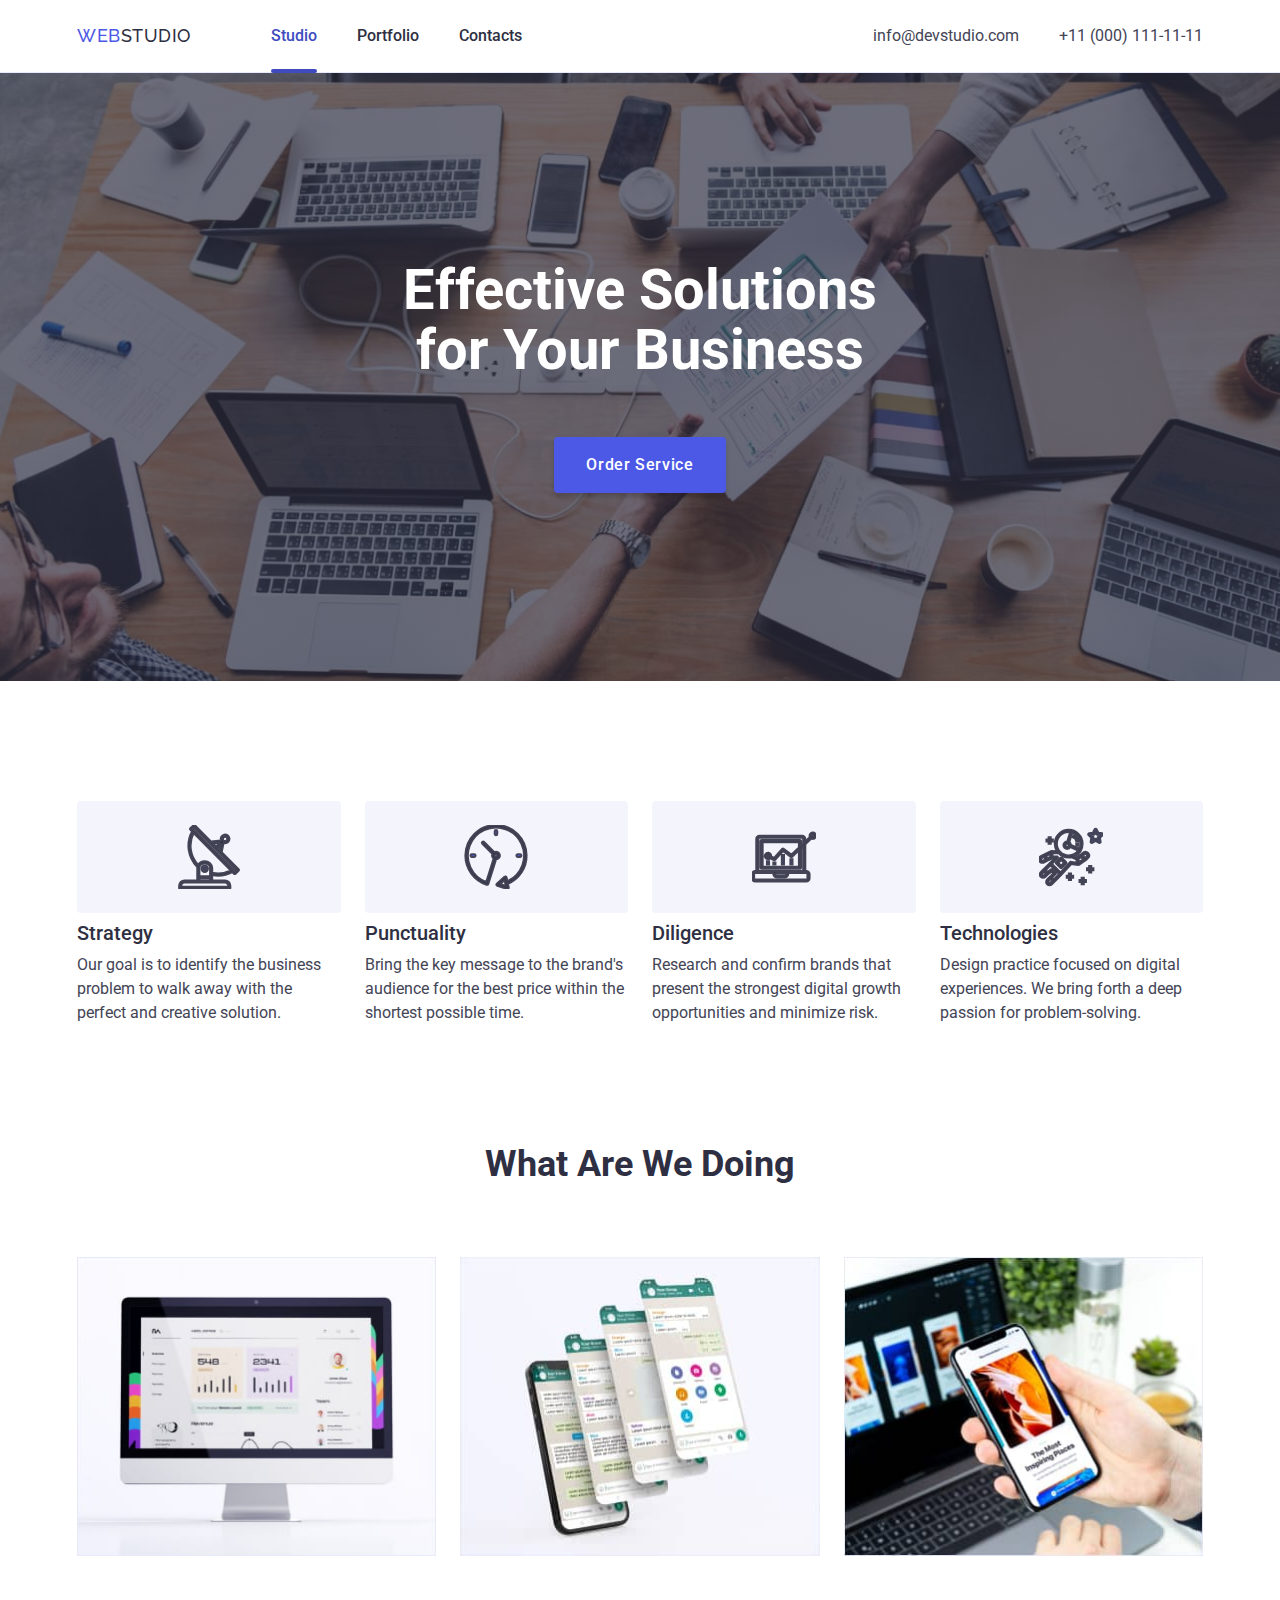
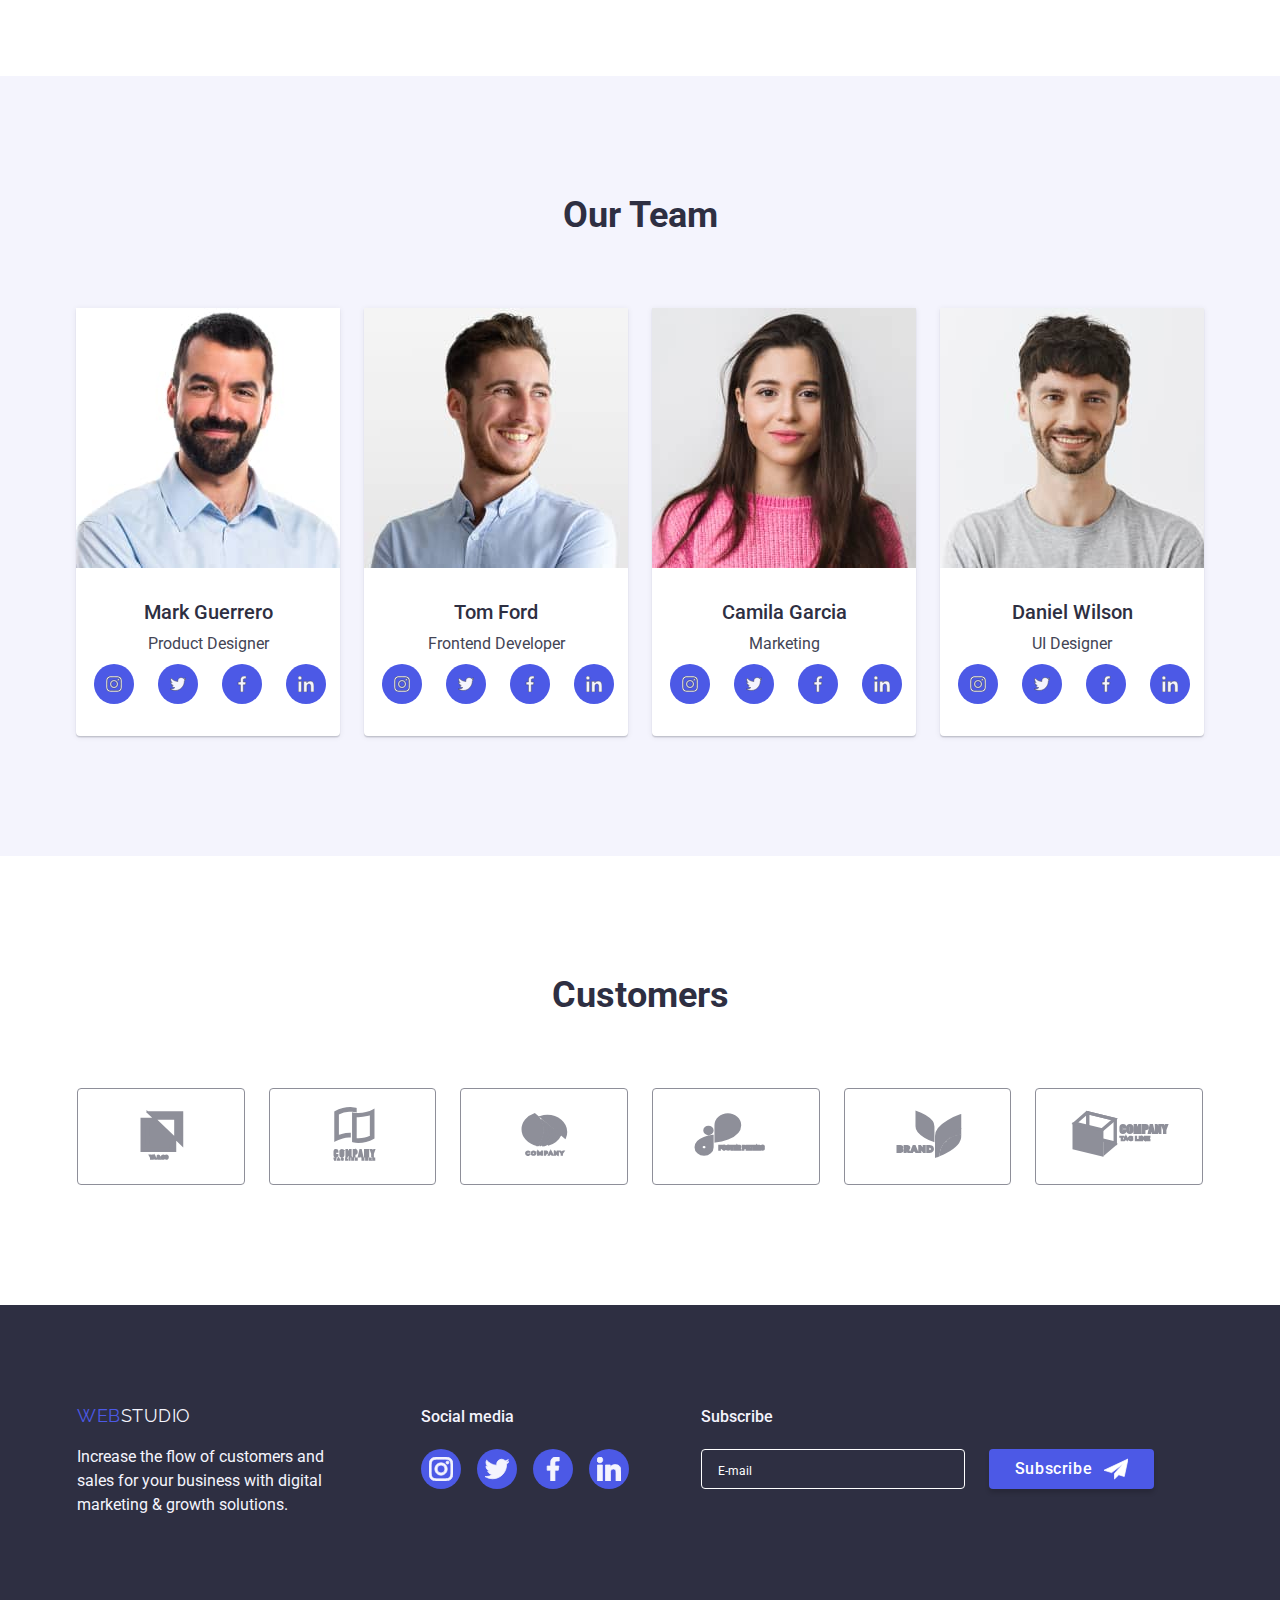
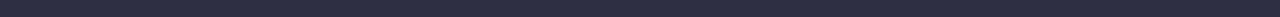
<file: index.html>
<!DOCTYPE html>
<html lang="en">
  <head>
    <meta charset="UTF-8" />
    <meta http-equiv="X-UA-Compatible" content="IE=edge" />
    <meta name="viewport" content="width=device-width, initial-scale=1.0" />
    <title>Web Studio</title>
    <link rel="preconnect" href="https://fonts.googleapis.com" />
    <link rel="preconnect" href="https://fonts.gstatic.com" crossorigin />
    <link
      href="https://fonts.googleapis.com/css2?family=Raleway:wght@800&family=Roboto:wght@400;500;700;900&display=swap"
      rel="stylesheet"
    />
    <link
      href="https://cdnjs.cloudflare.com/ajax/libs/modern-normalize/2.0.0/modern-normalize.min.css"
      rel="stylesheet"
    />
    <link href="./css/styles.css" rel="stylesheet" />
  </head>

  <body>
    <header class="header">
      <div class="container flex">
        <nav class="header-nav flex">
          <a class="logo header-logo" href="./index.html">
            <span>WEB</span>STUDIO
          </a>
          <button
            class="mobile-menu-open open-menu"
            aria-expanded="false"
            aria-controls="mobile-menu"
            aria-label="Open menu button"
          >
            <svg class="menu-toggle-icon" width="32" height="22">
              <use href="./images/icons.svg#icon-menu"></use>
            </svg>
          </button>
          <ul class="header-nav-menu flex">
            <li>
              <a href="./index.html" class="header-nav-link current">Studio</a>
            </li>
            <li>
              <a href="./portfolio.html" class="header-nav-link">Portfolio</a>
            </li>
            <li><a href="./index.html" class="header-nav-link">Contacts</a></li>
          </ul>
        </nav>
        <address class="header-contacts">
          <ul class="header-contacts-menu">
            <li>
              <a href="mailto:info@devstudio.com">info@devstudio.com</a>
            </li>
            <li>
              <a href="tel:+110001111111">+11 (000) 111-11-11</a>
            </li>
          </ul>
        </address>
      </div>
    </header>

    <main class="webstudio-page">
      <section class="section section-hero">
        <div class="container">
          <h1>Effective Solutions for Your Business</h1>
          <button
            type="button"
            class="btn btn-accent btn-large"
            data-modal-open
          >
            Order Service
          </button>
        </div>
      </section>

      <section class="section section-advantages">
        <div class="container">
          <h2 class="visually-hidden">Advantages</h2>
          <ul class="advantages-list">
            <li class="advantages-card">
              <div class="advantages-card-img">
                <svg width="64" height="64">
                  <use href="./images/icons.svg#icon-antenna" />
                </svg>
              </div>
              <h3>Strategy</h3>
              <p>
                Our goal is to identify the business problem to walk away with
                the perfect and creative solution.
              </p>
            </li>
            <li class="advantages-card">
              <div class="advantages-card-img">
                <svg width="64" height="64">
                  <use href="./images/icons.svg#icon-clock" />
                </svg>
              </div>
              <h3>Punctuality</h3>
              <p>
                Bring the key message to the brand's audience for the best price
                within the shortest possible time.
              </p>
            </li>
            <li class="advantages-card">
              <div class="advantages-card-img">
                <svg width="64" height="64">
                  <use href="./images/icons.svg#icon-diagram" />
                </svg>
              </div>
              <h3>Diligence</h3>
              <p>
                Research and confirm brands that present the strongest digital
                growth opportunities and minimize risk.
              </p>
            </li>
            <li class="advantages-card">
              <div class="advantages-card-img">
                <svg width="64" height="64">
                  <use href="./images/icons.svg#icon-astronaut" />
                </svg>
              </div>
              <h3>Technologies</h3>
              <p>
                Design practice focused on digital experiences. We bring forth a
                deep passion for problem-solving.
              </p>
            </li>
          </ul>
        </div>
      </section>

      <section class="section section-works">
        <div class="container">
          <h2 class="section-header">What Are We Doing</h2>
          <ul class="work-list flex">
            <li class="work-card">
              <img
                srcset="
                  ./images/works/website.jpeg    1x,
                  ./images/works/website@2x.jpeg 2x
                "
                src="./images/works/website.jpeg"
                alt="Web-sites"
              />
            </li>
            <li class="work-card">
              <img
                srcset="
                  ./images/works/mobile-app.jpeg    1x,
                  ./images/works/mobile-app@2x.jpeg 2x
                "
                src="./images/works/mobile-app.jpeg"
                alt="Mobile apps"
              />
            </li>
            <li class="work-card">
              <img
                srcset="
                  ./images/works/sync.jpeg    1x,
                  ./images/works/sync@2x.jpeg 2x
                "
                src="./images/works/sync.jpeg"
                alt="Synchronization"
              />
            </li>
          </ul>
        </div>
      </section>

      <section class="section section-team">
        <div class="container">
          <h2 class="section-header">Our Team</h2>
          <ul class="team-list">
            <li class="team-card">
              <img
                srcset="
                  ./images/team/mark-guerrero.jpeg    1x,
                  ./images/team/mark-guerrero@2x.jpeg 2x
                "
                src="./images/team/mark-guerrero.jpeg"
                alt="Mark Guerrero, Product Designer"
              />
              <div class="team-card-content">
                <h3>Mark Guerrero</h3>
                <p>Product Designer</p>
                <ul class="team-card-socials flex">
                  <li class="team-card-social">
                    <a href="./" class="social-link">
                      <svg width="16" height="16">
                        <use href="./images/icons.svg#icon-instagram" />
                      </svg>
                    </a>
                  </li>
                  <li class="team-card-social">
                    <a href="./" class="social-link">
                      <svg width="16" height="16">
                        <use href="./images/icons.svg#icon-twitter" />
                      </svg>
                    </a>
                  </li>
                  <li class="team-card-social">
                    <a href="./" class="social-link">
                      <svg width="16" height="16">
                        <use href="./images/icons.svg#icon-facebook" />
                      </svg>
                    </a>
                  </li>
                  <li class="team-card-social">
                    <a href="./" class="social-link">
                      <svg width="16" height="16">
                        <use href="./images/icons.svg#icon-linkedin" />
                      </svg>
                    </a>
                  </li>
                </ul>
              </div>
            </li>
            <li class="team-card">
              <img
                srcset="
                  ./images/team/tom-ford.jpeg    1x,
                  ./images/team/tom-ford@2x.jpeg 2x
                "
                src="./images/team/tom-ford.jpeg"
                alt="Tom Ford, Frontend Developer"
              />
              <div class="team-card-content">
                <h3>Tom Ford</h3>
                <p>Frontend Developer</p>
                <ul class="team-card-socials flex">
                  <li class="team-card-social">
                    <a href="./" class="social-link">
                      <svg width="16" height="16">
                        <use href="./images/icons.svg#icon-instagram" />
                      </svg>
                    </a>
                  </li>
                  <li class="team-card-social">
                    <a href="./" class="social-link">
                      <svg width="16" height="16">
                        <use href="./images/icons.svg#icon-twitter" />
                      </svg>
                    </a>
                  </li>
                  <li class="team-card-social">
                    <a href="./" class="social-link">
                      <svg width="16" height="16">
                        <use href="./images/icons.svg#icon-facebook" />
                      </svg>
                    </a>
                  </li>
                  <li class="team-card-social">
                    <a href="./" class="social-link">
                      <svg width="16" height="16">
                        <use href="./images/icons.svg#icon-linkedin" />
                      </svg>
                    </a>
                  </li>
                </ul>
              </div>
            </li>
            <li class="team-card">
              <img
                srcset="
                  ./images/team/camila-garcia.jpeg    1x,
                  ./images/team/camila-garcia@2x.jpeg 2x
                "
                src="./images/team/camila-garcia.jpeg"
                alt="Camila Garcia, Marketing"
              />
              <div class="team-card-content">
                <h3>Camila Garcia</h3>
                <p>Marketing</p>
                <ul class="team-card-socials flex">
                  <li class="team-card-social">
                    <a href="./" class="social-link">
                      <svg width="16" height="16">
                        <use href="./images/icons.svg#icon-instagram" />
                      </svg>
                    </a>
                  </li>
                  <li class="team-card-social">
                    <a href="./" class="social-link">
                      <svg width="16" height="16">
                        <use href="./images/icons.svg#icon-twitter" />
                      </svg>
                    </a>
                  </li>
                  <li class="team-card-social">
                    <a href="./" class="social-link">
                      <svg width="16" height="16">
                        <use href="./images/icons.svg#icon-facebook" />
                      </svg>
                    </a>
                  </li>
                  <li class="team-card-social">
                    <a href="./" class="social-link">
                      <svg width="16" height="16">
                        <use href="./images/icons.svg#icon-linkedin" />
                      </svg>
                    </a>
                  </li>
                </ul>
              </div>
            </li>
            <li class="team-card">
              <img
                srcset="
                  ./images/team/daniel-wilson.jpeg    1x,
                  ./images/team/daniel-wilson@2x.jpeg 2x
                "
                src="./images/team/daniel-wilson.jpeg"
                alt="Daniel Wilson, UI Designer"
              />
              <div class="team-card-content">
                <h3>Daniel Wilson</h3>
                <p>UI Designer</p>
                <ul class="team-card-socials flex">
                  <li class="team-card-social">
                    <a href="./" class="social-link">
                      <svg width="16" height="16">
                        <use href="./images/icons.svg#icon-instagram" />
                      </svg>
                    </a>
                  </li>
                  <li class="team-card-social">
                    <a href="./" class="social-link">
                      <svg width="16" height="16">
                        <use href="./images/icons.svg#icon-twitter" />
                      </svg>
                    </a>
                  </li>
                  <li class="team-card-social">
                    <a href="./" class="social-link">
                      <svg width="16" height="16">
                        <use href="./images/icons.svg#icon-facebook" />
                      </svg>
                    </a>
                  </li>
                  <li class="team-card-social">
                    <a href="./" class="social-link">
                      <svg width="16" height="16">
                        <use href="./images/icons.svg#icon-linkedin" />
                      </svg>
                    </a>
                  </li>
                </ul>
              </div>
            </li>
          </ul>
        </div>
      </section>

      <section class="section section-customers">
        <div class="container">
          <h2 class="section-header">Customers</h2>

          <ul class="customer-list">
            <li class="customer-card">
              <a href="./" class="customer-link">
                <svg width="104" height="56">
                  <use href="./images/icons.svg#icon-cl-logo-1" />
                </svg>
              </a>
            </li>
            <li class="customer-card">
              <a href="./" class="customer-link">
                <svg width="104" height="56">
                  <use href="./images/icons.svg#icon-cl-logo-2" />
                </svg>
              </a>
            </li>
            <li class="customer-card">
              <a href="./" class="customer-link">
                <svg width="104" height="56">
                  <use href="./images/icons.svg#icon-cl-logo-3" />
                </svg>
              </a>
            </li>
            <li class="customer-card">
              <a href="./" class="customer-link">
                <svg width="104" height="56">
                  <use href="./images/icons.svg#icon-cl-logo-4" />
                </svg>
              </a>
            </li>
            <li class="customer-card">
              <a href="./" class="customer-link">
                <svg width="104" height="56">
                  <use href="./images/icons.svg#icon-cl-logo-5" />
                </svg>
              </a>
            </li>
            <li class="customer-card">
              <a href="./" class="customer-link">
                <svg width="104" height="56">
                  <use href="./images/icons.svg#icon-cl-logo-6" />
                </svg>
              </a>
            </li>
          </ul>
        </div>
      </section>
    </main>

    <footer class="footer">
      <div class="container">
        <div class="footer-main-info">
          <a class="logo footer-logo" href="./index.html"
            ><span>WEB</span>STUDIO
          </a>
          <p class="footer-description">
            Increase the flow of customers and sales for your business with
            digital marketing & growth solutions.
          </p>
        </div>

        <div class="footer-contacts">
          <p class="footer-label">Social media</p>
          <ul class="footer-sotials flex">
            <li class="footer-sotial">
              <a href="./" class="social-link">
                <svg width="24" height="24">
                  <use href="./images/icons.svg#icon-instagram" />
                </svg>
              </a>
            </li>
            <li class="footer-sotial">
              <a href="./" class="social-link">
                <svg width="24" height="24">
                  <use href="./images/icons.svg#icon-twitter" />
                </svg>
              </a>
            </li>
            <li class="footer-sotial">
              <a href="./" class="social-link">
                <svg width="24" height="24">
                  <use href="./images/icons.svg#icon-facebook" />
                </svg>
              </a>
            </li>
            <li class="footer-sotial">
              <a href="./" class="social-link">
                <svg width="24" height="24">
                  <use href="./images/icons.svg#icon-linkedin" />
                </svg>
              </a>
            </li>
          </ul>
        </div>

        <div class="footer-subscribe">
          <p class="footer-label">Subscribe</p>
          <form class="form footer-form">
            <input type="email" class="form-input" placeholder="E-mail" />
            <button type="submit" class="form-submit btn btn-accent btn-small">
              Subscribe
              <svg width="24" height="24">
                <use href="./images/icons.svg#icon-send" />
              </svg>
            </button>
          </form>
        </div>
      </div>
    </footer>

    <!-- Modals -->
    <div class="backdrop is-hidden" data-modal>
      <div class="modal">
        <button
          class="modal-close-btn close-btn"
          type="button"
          data-modal-close
        >
          <svg width="8" height="8">
            <use href="./images/icons.svg#icon-close"></use>
          </svg>
        </button>

        <div class="modal-body">
          <p class="form-title">
            Leave your contacts and we will call you back
          </p>
          <form
            class="form modal-form register-form"
            name="register"
            autocomplete="off"
          >
            <div class="form-field">
              <label for="name" class="form-label">Name</label>
              <div class="form-input-wrapper">
                <input
                  class="form-input"
                  type="text"
                  id="name"
                  name="name"
                  autofocus
                />
                <svg class="form-input-icon" width="18" height="24">
                  <use href="./images/icons.svg#icon-person"></use>
                </svg>
              </div>
            </div>
            <div class="form-field">
              <label for="phone" class="form-label">Phone</label>
              <div class="form-input-wrapper">
                <input class="form-input" type="tel" id="phone" name="phone" />
                <svg class="form-input-icon" width="18" height="24">
                  <use href="./images/icons.svg#icon-phone"></use>
                </svg>
              </div>
            </div>
            <div class="form-field">
              <label for="email" class="form-label">Email</label>
              <div class="form-input-wrapper">
                <input
                  class="form-input"
                  type="email"
                  id="email"
                  name="email"
                />
                <svg class="form-input-icon" width="18" height="24">
                  <use href="./images/icons.svg#icon-email"></use>
                </svg>
              </div>
            </div>
            <div class="form-field">
              <label for="comment" class="form-label">Comment</label>
              <textarea
                class="form-textarea"
                id="comment"
                name="comment"
                placeholder="Text input"
                rows="4"
              ></textarea>
            </div>
            <div class="form-field form-checkbox-wrapper">
              <input
                class="visually-hidden"
                type="checkbox"
                id="privacy"
                name="privacy"
              />
              <label for="privacy" class="form-label">
                <span class="form-checkbox">
                  <svg class="form-checkbox-icon" width="10" height="8">
                    <use href="./images/icons.svg#icon-check"></use>
                  </svg>
                </span>
                I accept the terms and conditions of the
                <a
                  class="form-agreement-link"
                  href="#"
                  target="_blank"
                  rel="noopener noreferrer"
                >
                  Privacy Policy
                </a>
              </label>
            </div>
            <button type="submit" class="form-submit btn btn-accent btn-large">
              Send
            </button>
          </form>
        </div>
      </div>
    </div>

    <!-- Mobile menu -->
    <div class="mobile-menu-container" id="mobile-menu">
      <button
        class="mobile-menu-close close-menu close-btn"
        aria-label="Close menu button"
      >
        <svg width="8" height="8">
          <use href="./images/icons.svg#icon-close"></use>
        </svg>
      </button>

      <ul class="mobile-menu">
        <li>
          <a href="./index.html" class="link active">Studio</a>
        </li>
        <li>
          <a href="./portfolio.html" class="link">Portfolio</a>
        </li>
        <li>
          <a href="./index.html" class="link">Contacts</a>
        </li>
      </ul>

      <ul class="mobile-contacts">
        <li>
          <a class="link accent" href="tel:+110001111111"
            >+11 (000) 111-11-11</a
          >
        </li>
        <li>
          <a class="link" href="mailto:info@devstudio.com"
            >info@devstudio.com</a
          >
        </li>
      </ul>

      <ul class="mobile-socials primary-socials flex">
        <li class="social-item">
          <a
            class="social-link"
            href="https://facebook.com"
            target="_blank"
            rel="noopener noreferrer"
            aria-label="Link to facebook.com"
          >
            <svg class="social-icon" width="24" height="24">
              <use href="./images/icons.svg#icon-facebook"></use>
            </svg>
          </a>
        </li>
        <li class="social-item">
          <a
            class="social-link"
            href="https://instagram.com"
            target="_blank"
            rel="noopener noreferrer"
            aria-label="Link to instagram.com"
          >
            <svg class="social-icon" width="24" height="24">
              <use href="./images/icons.svg#icon-instagram"></use>
            </svg>
          </a>
        </li>
        <li class="social-item">
          <a
            class="social-link"
            href="https://twitter.com"
            target="_blank"
            rel="noopener noreferrer"
            aria-label="Link to twitter.com"
          >
            <svg class="social-icon" width="24" height="24">
              <use href="./images/icons.svg#icon-twitter"></use>
            </svg>
          </a>
        </li>
        <li class="social-item">
          <a
            class="social-link"
            href="https://linkedin.com"
            target="_blank"
            rel="noopener noreferrer"
            aria-label="Link to linkedin.com"
          >
            <svg class="social-icon" width="24" height="24">
              <use href="./images/icons.svg#icon-linkedin"></use>
            </svg>
          </a>
        </li>
      </ul>
    </div>

    <script src="./js/modal.js"></script>
    <script src="./js/mobile-menu.js"></script>
  </body>
</html>
</file>
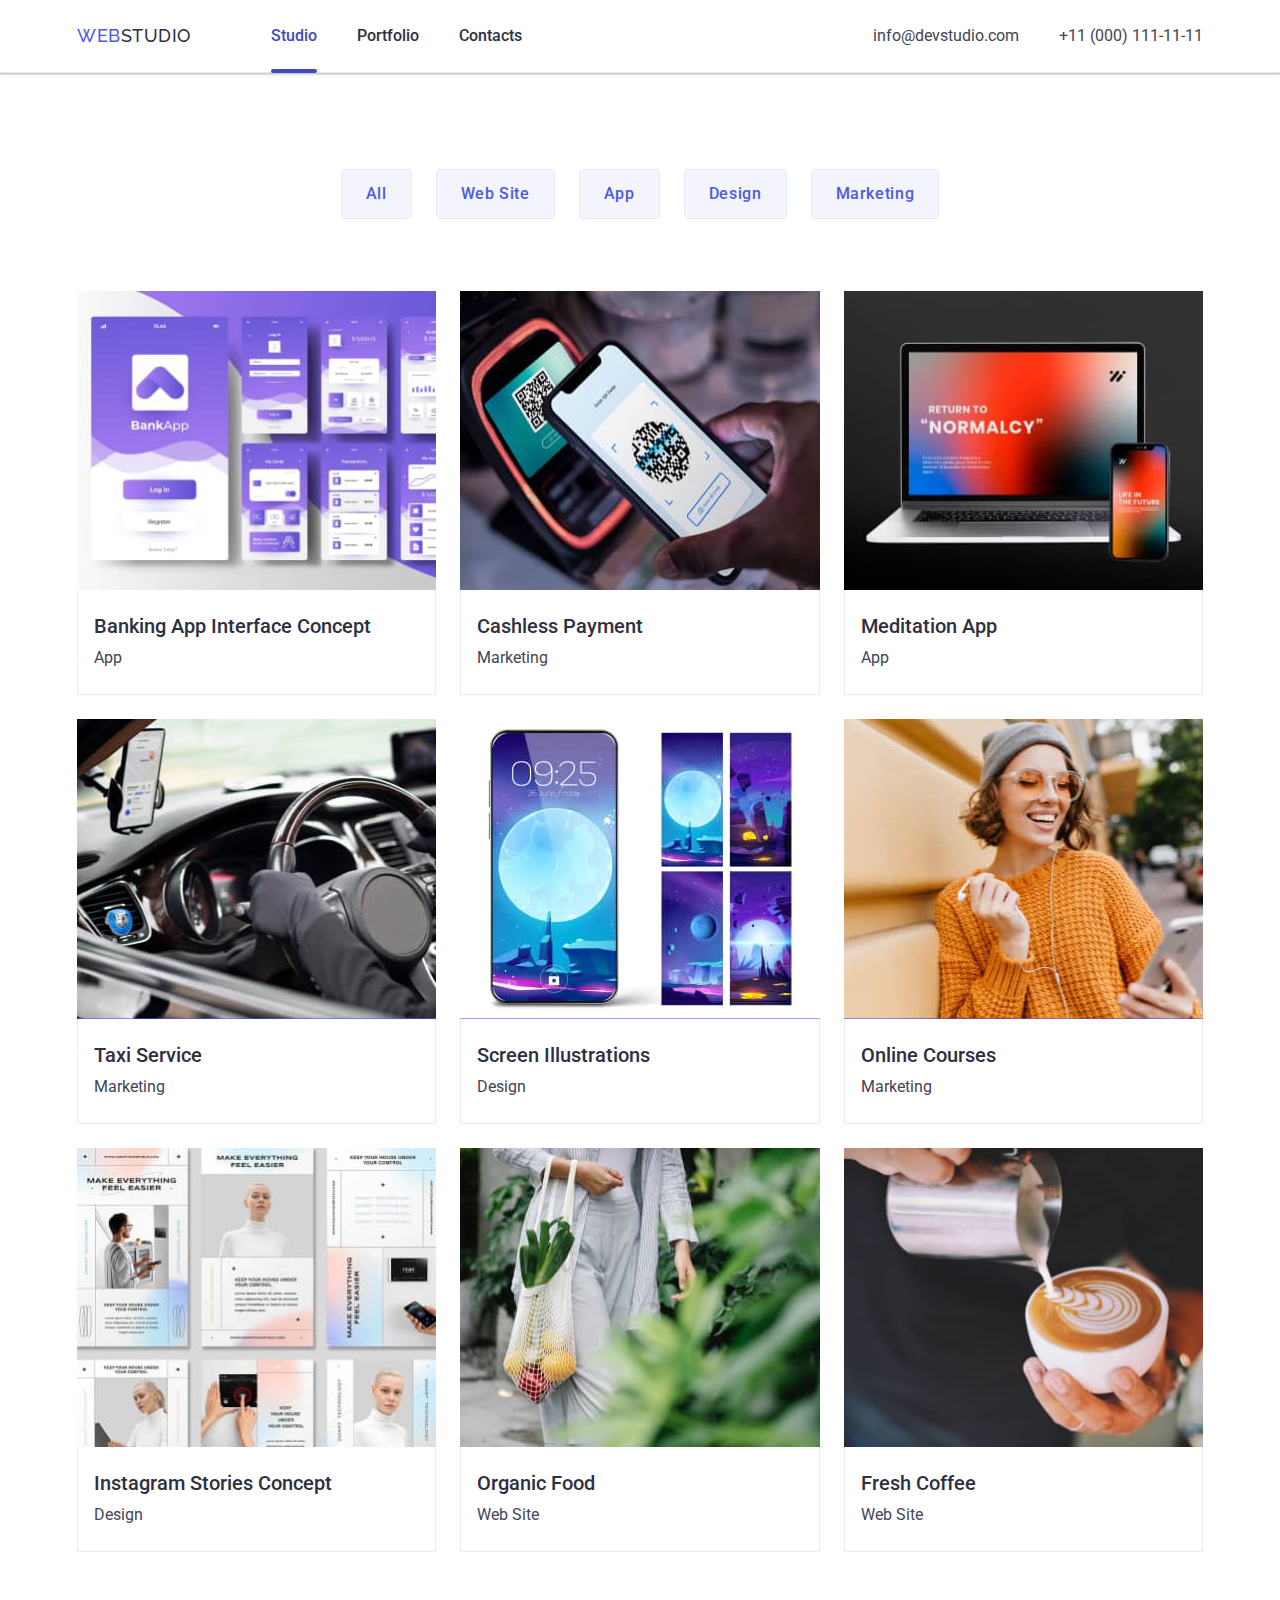
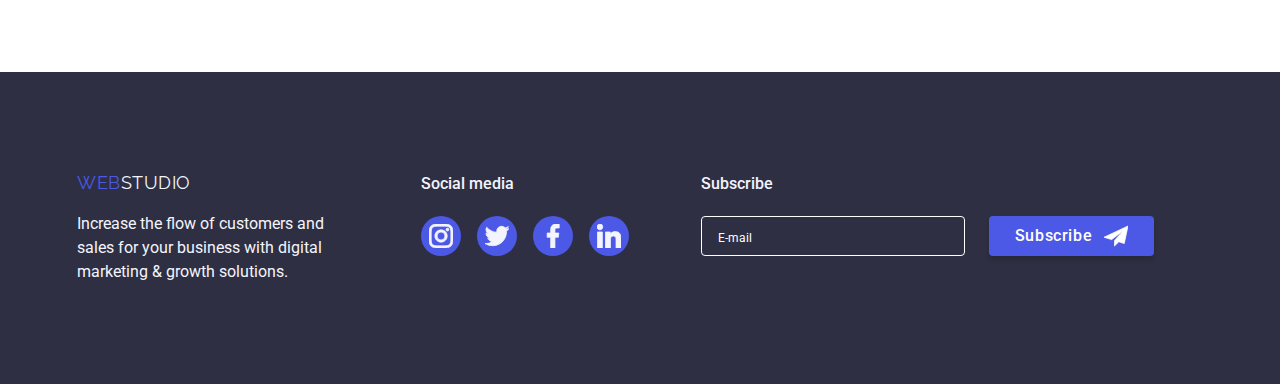
<file: portfolio.html>
<!DOCTYPE html>
<html lang="en">
  <head>
    <meta charset="UTF-8" />
    <meta http-equiv="X-UA-Compatible" content="IE=edge" />
    <meta name="viewport" content="width=device-width, initial-scale=1.0" />
    <title>Portfolio</title>
    <link rel="preconnect" href="https://fonts.googleapis.com" />
    <link rel="preconnect" href="https://fonts.gstatic.com" crossorigin />
    <link
      href="https://fonts.googleapis.com/css2?family=Raleway:wght@800&family=Roboto:wght@400;500;700;900&display=swap"
      rel="stylesheet"
    />
    <link
      href="https://cdnjs.cloudflare.com/ajax/libs/modern-normalize/2.0.0/modern-normalize.min.css"
      rel="stylesheet"
    />
    <link href="./css/styles.css" rel="stylesheet" />
  </head>

  <body>
    <header class="header">
      <div class="container flex">
        <nav class="header-nav flex">
          <a class="logo header-logo" href="./index.html">
            <span>WEB</span>STUDIO
          </a>
          <button
            class="mobile-menu-open open-menu"
            aria-expanded="false"
            aria-controls="mobile-menu"
            aria-label="Open menu button"
          >
            <svg class="menu-toggle-icon" width="32" height="22">
              <use href="./images/icons.svg#icon-menu"></use>
            </svg>
          </button>
          <ul class="header-nav-menu flex">
            <li>
              <a href="./index.html" class="header-nav-link current">Studio</a>
            </li>
            <li>
              <a href="./portfolio.html" class="header-nav-link">Portfolio</a>
            </li>
            <li><a href="./index.html" class="header-nav-link">Contacts</a></li>
          </ul>
        </nav>
        <address class="header-contacts">
          <ul class="header-contacts-menu">
            <li>
              <a href="mailto:info@devstudio.com">info@devstudio.com</a>
            </li>
            <li>
              <a href="tel:+110001111111">+11 (000) 111-11-11</a>
            </li>
          </ul>
        </address>
      </div>
    </header>

    <main class="portfolio-page">
      <section class="section section-portfolio">
        <div class="container">
          <h1 class="visually-hidden">Portfolio</h1>

          <ul class="filters flex">
            <li><button type="button" class="btn btn-medium">All</button></li>
            <li>
              <button type="button" class="btn btn-medium">Web Site</button>
            </li>
            <li><button type="button" class="btn btn-medium">App</button></li>
            <li>
              <button type="button" class="btn btn-medium">Design</button>
            </li>
            <li>
              <button type="button" class="btn btn-medium">Marketing</button>
            </li>
          </ul>

          <ul class="portfolio flex">
            <li class="portfolio-card">
              <a href="./index.html">
                <div class="portfolio-card-illustration">
                  <img
                    srcset="
                      ./images/portfolio/banking-app.jpeg   1x,
                      ./images/portfolio/banking-app@2x.jpg 2x
                    "
                    src="./images/portfolio/banking-app.jpeg"
                    alt="Banking App"
                    width="360"
                    height="300"
                  />
                  <p class="portfolio-card-overlay">
                    14 Stylish and User-Friendly App Design Concepts · Task
                    Manager App · Calorie Tracker App · Exotic Fruit Ecommerce
                    App · Cloud Storage App
                  </p>
                </div>
                <div class="portfolio-card-content">
                  <h2>Banking App Interface Concept</h2>
                  <p>App</p>
                </div>
              </a>
            </li>
            <li class="portfolio-card">
              <a href="./index.html">
                <div class="portfolio-card-illustration">
                  <img
                    srcset="
                      ./images/portfolio/cashless-payment-marketing.jpeg   1x,
                      ./images/portfolio/cashless-payment-marketing@2x.jpg 2x
                    "
                    src="./images/portfolio/cashless-payment-marketing.jpeg"
                    alt="Cashless Payment Marketing"
                    width="360"
                    height="300"
                  />
                  <p class="portfolio-card-overlay">
                    14 Stylish and User-Friendly App Design Concepts · Task
                    Manager App · Calorie Tracker App · Exotic Fruit Ecommerce
                    App · Cloud Storage App
                  </p>
                </div>
                <div class="portfolio-card-content">
                  <h2>Cashless Payment</h2>
                  <p>Marketing</p>
                </div>
              </a>
            </li>
            <li class="portfolio-card">
              <a href="./index.html">
                <div class="portfolio-card-illustration">
                  <img
                    srcset="
                      ./images/portfolio/meditation-app.jpeg   1x,
                      ./images/portfolio/meditation-app@2x.jpg 2x
                    "
                    src="./images/portfolio/meditation-app.jpeg"
                    alt="Meditation App"
                    width="360"
                    height="300"
                  />
                  <p class="portfolio-card-overlay">
                    14 Stylish and User-Friendly App Design Concepts · Task
                    Manager App · Calorie Tracker App · Exotic Fruit Ecommerce
                    App · Cloud Storage App
                  </p>
                </div>
                <div class="portfolio-card-content">
                  <h2>Meditation App</h2>
                  <p>App</p>
                </div>
              </a>
            </li>
            <li class="portfolio-card">
              <a href="./index.html">
                <div class="portfolio-card-illustration">
                  <img
                    srcset="
                      ./images/portfolio/taxi-service-marketing.jpeg   1x,
                      ./images/portfolio/taxi-service-marketing@2x.jpg 2x
                    "
                    src="./images/portfolio/taxi-service-marketing.jpeg"
                    alt="Taxi Service Marketing"
                    width="360"
                    height="300"
                  />
                  <p class="portfolio-card-overlay">
                    14 Stylish and User-Friendly App Design Concepts · Task
                    Manager App · Calorie Tracker App · Exotic Fruit Ecommerce
                    App · Cloud Storage App
                  </p>
                </div>
                <div class="portfolio-card-content">
                  <h2>Taxi Service</h2>
                  <p>Marketing</p>
                </div>
              </a>
            </li>
            <li class="portfolio-card">
              <a href="./index.html">
                <div class="portfolio-card-illustration">
                  <img
                    srcset="
                      ./images/portfolio/screen-ilustration-design.jpeg   1x,
                      ./images/portfolio/screen-ilustration-design@2x.jpg 2x
                    "
                    src="./images/portfolio/screen-ilustration-design.jpeg"
                    alt="Screen Illustrations Design"
                    width="360"
                    height="300"
                  />
                  <p class="portfolio-card-overlay">
                    14 Stylish and User-Friendly App Design Concepts · Task
                    Manager App · Calorie Tracker App · Exotic Fruit Ecommerce
                    App · Cloud Storage App
                  </p>
                </div>
                <div class="portfolio-card-content">
                  <h2>Screen Illustrations</h2>
                  <p>Design</p>
                </div>
              </a>
            </li>
            <li class="portfolio-card">
              <a href="./index.html">
                <div class="portfolio-card-illustration">
                  <img
                    srcset="
                      ./images/portfolio/online-courses-marketing.jpeg   1x,
                      ./images/portfolio/online-courses-marketing@2x.jpg 2x
                    "
                    src="./images/portfolio/online-courses-marketing.jpeg"
                    alt="Online Courses Marketing"
                    width="360"
                    height="300"
                  />
                  <p class="portfolio-card-overlay">
                    14 Stylish and User-Friendly App Design Concepts · Task
                    Manager App · Calorie Tracker App · Exotic Fruit Ecommerce
                    App · Cloud Storage App
                  </p>
                </div>
                <div class="portfolio-card-content">
                  <h2>Online Courses</h2>
                  <p>Marketing</p>
                </div>
              </a>
            </li>
            <li class="portfolio-card">
              <a href="./index.html">
                <div class="portfolio-card-illustration">
                  <img
                    srcset="
                      ./images/portfolio/instagram-stories-design.jpeg   1x,
                      ./images/portfolio/instagram-stories-design@2x.jpg 2x
                    "
                    src="./images/portfolio/instagram-stories-design.jpeg"
                    alt="Instagram Stories Concept Design"
                    width="360"
                    height="300"
                  />
                  <p class="portfolio-card-overlay">
                    14 Stylish and User-Friendly App Design Concepts · Task
                    Manager App · Calorie Tracker App · Exotic Fruit Ecommerce
                    App · Cloud Storage App
                  </p>
                </div>
                <div class="portfolio-card-content">
                  <h2>Instagram Stories Concept</h2>
                  <p>Design</p>
                </div>
              </a>
            </li>
            <li class="portfolio-card">
              <a href="./index.html">
                <div class="portfolio-card-illustration">
                  <img
                    srcset="
                      ./images/portfolio/organic-food-web.jpeg   1x,
                      ./images/portfolio/organic-food-web@2x.jpg 2x
                    "
                    src="./images/portfolio/organic-food-web.jpeg"
                    alt="Organic Food Web Page"
                    width="360"
                    height="300"
                  />
                  <p class="portfolio-card-overlay">
                    14 Stylish and User-Friendly App Design Concepts · Task
                    Manager App · Calorie Tracker App · Exotic Fruit Ecommerce
                    App · Cloud Storage App
                  </p>
                </div>
                <div class="portfolio-card-content">
                  <h2>Organic Food</h2>
                  <p>Web Site</p>
                </div>
              </a>
            </li>
            <li class="portfolio-card">
              <a href="./index.html">
                <div class="portfolio-card-illustration">
                  <img
                    srcset="
                      ./images/portfolio/fresh-coffee-web.jpeg   1x,
                      ./images/portfolio/fresh-coffee-web@2x.jpg 2x
                    "
                    src="./images/portfolio/fresh-coffee-web.jpeg"
                    alt="Fresh Coffee Web Page"
                    width="360"
                    height="300"
                  />
                  <p class="portfolio-card-overlay">
                    14 Stylish and User-Friendly App Design Concepts · Task
                    Manager App · Calorie Tracker App · Exotic Fruit Ecommerce
                    App · Cloud Storage App
                  </p>
                </div>
                <div class="portfolio-card-content">
                  <h2>Fresh Coffee</h2>
                  <p>Web Site</p>
                </div>
              </a>
            </li>
          </ul>
        </div>
      </section>
    </main>

    <footer class="footer">
      <div class="container">
        <div class="footer-main-info">
          <a class="logo footer-logo" href="./index.html"
            ><span>WEB</span>STUDIO
          </a>
          <p class="footer-description">
            Increase the flow of customers and sales for your business with
            digital marketing & growth solutions.
          </p>
        </div>

        <div class="footer-contacts">
          <p class="footer-label">Social media</p>
          <ul class="footer-sotials flex">
            <li class="footer-sotial">
              <a href="./" class="social-link">
                <svg width="24" height="24">
                  <use href="./images/icons.svg#icon-instagram" />
                </svg>
              </a>
            </li>
            <li class="footer-sotial">
              <a href="./" class="social-link">
                <svg width="24" height="24">
                  <use href="./images/icons.svg#icon-twitter" />
                </svg>
              </a>
            </li>
            <li class="footer-sotial">
              <a href="./" class="social-link">
                <svg width="24" height="24">
                  <use href="./images/icons.svg#icon-facebook" />
                </svg>
              </a>
            </li>
            <li class="footer-sotial">
              <a href="./" class="social-link">
                <svg width="24" height="24">
                  <use href="./images/icons.svg#icon-linkedin" />
                </svg>
              </a>
            </li>
          </ul>
        </div>

        <div class="footer-subscribe">
          <p class="footer-label">Subscribe</p>
          <form class="form footer-form">
            <input type="email" class="form-input" placeholder="E-mail" />
            <button type="submit" class="form-submit btn btn-accent btn-small">
              Subscribe
              <svg width="24" height="24">
                <use href="./images/icons.svg#icon-send" />
              </svg>
            </button>
          </form>
        </div>
      </div>
    </footer>

    <!-- Mobile menu -->
    <div class="mobile-menu-container" id="mobile-menu">
      <button
        class="mobile-menu-close close-menu close-btn"
        aria-label="Close menu button"
      >
        <svg width="8" height="8">
          <use href="./images/icons.svg#icon-close"></use>
        </svg>
      </button>

      <ul class="mobile-menu">
        <li>
          <a href="./index.html" class="link">Studio</a>
        </li>
        <li>
          <a href="./portfolio.html" class="link active">Portfolio</a>
        </li>
        <li>
          <a href="./index.html" class="link">Contacts</a>
        </li>
      </ul>

      <ul class="mobile-contacts">
        <li>
          <a class="link accent" href="tel:+110001111111"
            >+11 (000) 111-11-11</a
          >
        </li>
        <li>
          <a class="link" href="mailto:info@devstudio.com"
            >info@devstudio.com</a
          >
        </li>
      </ul>

      <ul class="mobile-socials primary-socials flex">
        <li class="social-item">
          <a
            class="social-link"
            href="https://facebook.com"
            target="_blank"
            rel="noopener noreferrer"
            aria-label="Link to facebook.com"
          >
            <svg class="social-icon" width="24" height="24">
              <use href="./images/icons.svg#icon-facebook"></use>
            </svg>
          </a>
        </li>
        <li class="social-item">
          <a
            class="social-link"
            href="https://instagram.com"
            target="_blank"
            rel="noopener noreferrer"
            aria-label="Link to instagram.com"
          >
            <svg class="social-icon" width="24" height="24">
              <use href="./images/icons.svg#icon-instagram"></use>
            </svg>
          </a>
        </li>
        <li class="social-item">
          <a
            class="social-link"
            href="https://twitter.com"
            target="_blank"
            rel="noopener noreferrer"
            aria-label="Link to twitter.com"
          >
            <svg class="social-icon" width="24" height="24">
              <use href="./images/icons.svg#icon-twitter"></use>
            </svg>
          </a>
        </li>
        <li class="social-item">
          <a
            class="social-link"
            href="https://linkedin.com"
            target="_blank"
            rel="noopener noreferrer"
            aria-label="Link to linkedin.com"
          >
            <svg class="social-icon" width="24" height="24">
              <use href="./images/icons.svg#icon-linkedin"></use>
            </svg>
          </a>
        </li>
      </ul>
    </div>

    <script src="./js/mobile-menu.js"></script>
  </body>
</html>
</file>
<file: css/styles.css>
:root {
  /* Fonts */
  --primary-font: 'Roboto', sans-serif;
	--secondary-font: 'Raleway', sans-serif;
  /* Colors */
  --primary-cl: 76, 89, 230;
	--primary-active-cl: 64, 75, 191;
	--accent-cl: 231, 233, 252;
  --dark-cl: 46, 47, 66;
  --light-cl: 244, 244, 253;
  --success-cl: 49, 208, 170;
  --text-cl: 67, 68, 85;
	--text-medium-cl: 142, 143, 153;
	--text-light-cl: 244, 244, 253;
	--white-cl: 255, 255, 255;
	--border-cl: 142, 143, 153;
	/* Background */
	--main-bg: 255, 255, 255;
	--dark-bg: 46, 47, 66;
	--light-bg: 244, 244, 253;
	--modal-bg: 252, 252, 252;
	/* Paddings */
	--section-padding: 96px;
	/* Transition */
	--trans-duration: 0.25s;
	--trans-timing-func: cubic-bezier(0.4, 0, 0.2, 1);
  --trans: var(--trans-duration) var(--trans-timing-func);
	/* Other */
	--border-radius: 4px;
	--border-solid: 1px solid rgba(var(--border-cl), 1);
	--border-solid-light: 1px solid rgba(var(--border-cl), 0.6);
	--flex-gap-col: 16px;
	--flex-gap-row: 72px;
	--flex-gap-row-small: 48px;
	--modal-width: 95%;
}

@media screen and (min-width: 768px) {
  :root {
		--section-padding: 96px;
		--flex-gap-col: 24px;
		--flex-gap-row: 72px;
		--flex-gap-row-small: 56px;
		--modal-width: 408px;
  }
}
@media screen and (min-width: 1158px) {
  :root {
		--section-padding: 120px;
		--flex-gap-row: 24px;
		--flex-gap-row-small: 24px;
  }
}

/* Base */
body {
  font-family: var(--primary-font);
  color: rgba(var(--text-cl), 1);
	background-color: rgba(var(--main-bg), 1);
	font-size: 16px;
  line-height: 1.5;
	width: 100%;
}
body.fixed {
	position: fixed;
}
h1, h2, h3, h4, h5, h6,
p {
	margin: 0;
}
a {
  color: currentColor;
	text-decoration: none;
	display: inline-block;
	transition-property: color;
	transition-duration: var(--trans-duration);
	transition-timing-function: var(--trans-timing-func);
}
a:focus,
a:hover {
  color: rgba(var(--primary-active-cl), 1);
}
button {
  font-family: inherit;
  color: currentColor;
  cursor: pointer;
	font-weight: 500;
	letter-spacing: 0.04em;
	border-radius: var(--border-radius);
	border: none;
	outline: none;
}
ul,
ol {
	margin: 0;
	padding: 0;
  list-style-type: none;
}
address {
  font-style: normal;
}
img {
	display: block;
	max-width: 100%;
	height: auto;
}
svg {
	fill: currentColor;
	stroke: currentColor;
}

/* Common */
.container {
  min-width: 320px;
  max-width: 100%;
	padding: 0 16px;
	margin: 0 auto; 
}
@media screen and (min-width: 768px) {
  .container {
    max-width: 768px;
  }
}
@media screen and (min-width: 768px) and (max-width: 1157px){
	.section-customers .container,
	.footer .container {
    max-width: 552px;
  }
}
@media screen and (min-width: 1158px) {
  .container {
    max-width: 1158px;
  }
}
.flex {
	display: flex;
	align-items: center;
	justify-content: space-between;
	gap: var(--flex-gap-col);
}
.visually-hidden {
  position: absolute;
  width: 1px;
  height: 1px;
  margin: -1px;
  border: 0;
  padding: 0;
  white-space: nowrap;
  clip-path: inset(100%);
  clip: rect(0 0 0 0);
  overflow: hidden;
}
.btn {
	display: flex;
	justify-content: center;
	align-items: center;
	gap: 12px;
	line-height: 1.5;
	transition-property: background-color, border, color, box-shadow;
	transition-duration: var(--trans-duration);
	transition-timing-function: var(--trans-timing-func);
}
.btn-large {
	padding: 16px 32px;
}
.btn-medium {
	padding: 12px 24px;
}
.btn-small {
	padding: 8px 16px;
}
.btn-accent {
	background-color: rgba(var(--primary-cl), 1);
	color: rgba(var(--white-cl), 1);
	box-shadow: 0 4px 4px 0 rgba(0, 0, 0, 0.15);
}
.btn-accent:focus,
.btn-accent:hover {
	background-color: rgba(var(--primary-active-cl), 1);
}

.close-btn {
  position: absolute;
  top: 24px;
  right: 24px;
	width: 24px;
	height: 24px;
  display: flex;
  justify-content: center;
  align-items: center;
  padding: 0;
  background-color: rgba(var(--accent-cl), 1);
  border: 1px solid rgba(var(--border-cl), 0.3);
	border-radius: 50%;
	color: rgba(var(--text-cl), 1);
	transition: all var(--trans);
}
.close-btn:hover,
.close-btn:focus,
.close-btn:active {
	color: rgba(var(--white-cl), 1);
	background-color: rgba(var(--primary-active-cl), 1);
	border-color: rgba(var(--primary-active-cl), 1);
}
.logo {
	font-family: var(--secondary-font);
	font-size: 1.125em;
	line-height: 1;
	letter-spacing: 0.03em;
	text-transform: uppercase;
	display: inline-block;
}
.logo:focus,
.logo:hover {
	color: currentColor;
}
.logo span {
	color: rgba(var(--primary-cl), 1);
}
.header {
	border-bottom: 1px solid rgba(var(--accent-cl), 1);
	box-shadow: 0 1px 6px 0 rgba(46, 47, 66, 0.08), 0 1px 1px 0 rgba(46, 47, 66, 0.16), 0 2px 1px 0 rgba(46, 47, 66, 0.08);
}
.header-nav {
	color: rgba(var(--dark-cl), 1);
	font-weight: 500;
	flex: 1 1 0;
	gap: 0;
	justify-content: space-between;
}
@media screen and (min-width: 768px) {
	.header-nav {
		justify-content: left;
	}
}
.header-nav-link.current {
	position: relative;
	color: rgba(var(--primary-active-cl), 1);
}
.header-nav-link.current::after {
	content: "";
	position: absolute;
	left: 0;
	bottom: -1px;
	width: 100%;
	height: 4px;
	background-color: rgba(var(--primary-active-cl), 1);
	border-radius: var(--border-radius);
}
.header-contacts {
}
.header-contacts-menu {
}
@media screen and (max-width: 767px) {
  .header-nav-menu,
	.header-contacts {
    display: none;
  }
}
@media screen and (min-width: 768px) {
	.header-nav-menu {
		gap: 40px;
		flex: 1 1;
		justify-content: center;
	}
	.header-contacts-menu {
		display: flex;
		flex-direction: column;
		align-items: center;
		justify-content: space-between;
	}
}
@media screen and (min-width: 1158px) {
	.header-logo {
		margin-right: 80px;
	}
	.header-nav-menu {
		justify-content: left;
	}
	.header-contacts-menu {
		flex-direction: row;
		gap: 40px;
	}
}
.header-nav a {
	padding: 26px 0;
}
@media screen and (min-width: 768px) {
	.header-nav a {
		padding: 24px 0;
	}
	.header-contacts a {
		padding: 4px 0;
	}
}
@media screen and (min-width: 1158px) {
	.header-contacts a {
		padding: 24px 0;
	}
}

.section {
	padding-top: var(--section-padding);
	padding-bottom: var(--section-padding);
}

.section-header {
}

.social-link {
	width: 40px;
	height: 40px;
	display: inline-flex;
	justify-content: center;
	align-items: center;
	background-color: rgba(var(--primary-cl), 1);
	border-radius: 50%;
	transition-property: background-color;
	transition-duration: var(--trans-duration);
	transition-timing-function: var(--trans-timing-func);
}
.social-link svg {
	fill: rgba(var(--light-cl), 1);
}
.primary-socials .social-link:hover,
.primary-socials .social-link:focus {
	background-color: rgba(var(--primary-active-cl), 1);
}

.footer {
	background-color: rgba(var(--dark-bg), 1);
	color: rgba(var(--text-light-cl), 1);
	padding-top: var(--section-padding);	
	padding-bottom: var(--section-padding);
}
@media screen and (min-width: 1158px) {
	.footer {	
		padding-top: 100px;	
		padding-bottom: 100px;
	}
}
.footer .container {
	display: flex;
	flex-wrap: wrap;
	flex-direction: column;
	align-items: center;
	column-gap: var(--flex-gap-col);
	row-gap: var(--flex-gap-row);
}
@media screen and (min-width: 768px) {
	.footer .container {
		flex-direction: row;
		align-items: flex-start;
	}
}
@media screen and (min-width: 1158px) {
	.footer .container {
		gap: 0;
		flex-wrap: nowrap;
	}
}
.footer-main-info {
	max-width: 268px;
	text-align: center;
}
@media screen and (min-width: 768px) {
	.footer-main-info {
		max-width: 264px;
		text-align: left;
	}
}
@media screen and (min-width: 1158px) {
	.footer-main-info {
		margin-right: 80px;
	}
}
.footer-logo {
	margin-bottom: 20px;
}
.footer-description {
	text-align: left;
}
.footer-label {
	font-size: 1em;
	font-weight: 500;
	margin-bottom: 20px;
}
.footer-logo,
.footer-label {
	text-align: center;
}
@media screen and (min-width: 768px) {
	.footer-logo,
	.footer-label {
		text-align: left;
	}
}
.footer-contacts {
}
@media screen and (min-width: 1158px) {
	.footer-contacts {
		margin-right: 72px;
	}
}
.footer-sotials {
	gap: 16px;
}
.footer .social-link:hover,
.footer .social-link:focus {
	background-color: rgba(var(--success-cl), 1);
}
.footer-subscribe {
	width: 100%;
}

/* Main (Web Studio) Page */
.webstudio-page h1 {
	font-weight: 700;
	font-size: 2.25em;
	line-height: 111%;
	text-align: center;
	margin-bottom: 72px;
}
.webstudio-page h2 {
	font-weight: 700;
	font-size: 2.25em;
	line-height: 111%;
	text-transform: capitalize;
	text-align: center;
	color: rgba(var(--dark-cl), 1);
	margin-bottom: 72px;
}
.webstudio-page h3 {
	font-weight: 500;
	font-size: 2.25em;
	line-height: 111%;
	color: rgba(var(--dark-cl), 1);
	margin-bottom: 8px;
}

@media screen and (min-width: 768px) {
	.webstudio-page h1 {
		font-size: 3.5em;
		line-height: 107%;
		margin-bottom: 48px;
	}
}
@media screen and (min-width: 1158px) {
	.webstudio-page h1 {
		margin-bottom: 56px;
	}
	.webstudio-page h3 {
		font-size: 1.25em;
		line-height: 120%;
	}
}

/* Hero Section */
.section-hero {
	background-color: rgba(var(--dark-bg), 1);
	color: rgba(var(--white-cl), 1);
	padding-top: var(--section-padding);
	padding-bottom: var(--section-padding);
	background-image: linear-gradient(
			rgba(46, 47, 66, 0.7), 
			rgba(46, 47, 66, 0.7)
		),
		url(../images/hero/hero-bg_mob.jpeg);
	background-size: cover;
	max-width: 1440px;
	margin: 0 auto;
}
@media (min-resolution: 192dpi) {
  .section-hero {
    background-image: linear-gradient(
				rgba(46, 47, 66, 0.7), 
				rgba(46, 47, 66, 0.7)
			),
      url(../images/hero/hero-bg_mob@2x.jpeg);
  }
}
@media screen and (min-width: 768px) {
	.section-hero {
		background-image: linear-gradient(
				rgba(46, 47, 66, 0.7), 
				rgba(46, 47, 66, 0.7)
			),
			url(../images/hero/hero-bg_tab.jpeg);
	}
	@media (min-resolution: 192dpi) {
		.section-hero {
			background-image: linear-gradient(
					rgba(46, 47, 66, 0.7), 
					rgba(46, 47, 66, 0.7)
				),
				url(../images/hero/hero-bg_tab@2x.jpeg);
		}
	}
}
@media screen and (min-width: 1158px) {
	.section-hero {
		padding-top: 188px;
		padding-bottom: 188px;
		background-image: linear-gradient(
				rgba(46, 47, 66, 0.7), 
				rgba(46, 47, 66, 0.7)
			),
			url(../images/hero/hero-bg_desk.jpeg);
	}
	@media (min-resolution: 192dpi) {
		.section-hero {
			background-image: linear-gradient(
					rgba(46, 47, 66, 0.7), 
					rgba(46, 47, 66, 0.7)
				),
				url(../images/hero/hero-bg_desk@2x.jpeg);
		}
	}
}
.section-hero > .container {
	display: flex;
	flex-direction: column;
	align-items: center;
}
.section-hero h1 {
	max-width: 320px;
}

@media screen and (min-width: 768px) {
	.section-hero h1 {
		max-width: 496px;
	}
}

/* Advantages Section */
.section-advantages {
	padding-bottom: var(--section-padding);
}
@media screen and (min-width: 1158px) {
	.section-advantages {
		padding-bottom: calc(var(--section-padding) / 2);
	}
}
.section-advantages h3 {
	text-align: center;
}
@media screen and (min-width: 768px) {
	.section-advantages h3 {
		text-align: left;
	}
}
.advantages-list {
	display: flex;
	flex-direction: column;
	justify-content: center;
	align-items: center;
	row-gap: var(--flex-gap-row);
}
@media screen and (min-width: 768px) {
	.advantages-list {
		flex-direction: row;
		flex-wrap: wrap;
		column-gap: var(--flex-gap-col);
	}
}
.advantages-card {
}
@media screen and (min-width: 768px) {
	.advantages-card {
		flex-basis: calc((100% - var(--flex-gap-col)) / 2);
	}
}
@media screen and (min-width: 1158px) {
	.advantages-card {
		flex-basis: calc((100% - 3 * var(--flex-gap-col)) / 4);
	}
}
.advantages-card-img {
	display: none;
}
@media screen and (min-width: 1158px) {
	.advantages-card-img {
		background-color: rgba(var(--light-bg), 1);
		border-radius: var(--border-radius);
		margin-bottom: 8px;
		display: flex;
		justify-content: center;
		align-items: center;
		padding: 24px;
	}
}

/* Works Section */
.section-works {
	display: none;
}
@media screen and (min-width: 1158px) {
	.section-works {
		display: block;
		padding-top: calc(var(--section-padding) / 2);
	}
}

/* Team Section */
.section-team {
	background-color: rgba(var(--light-bg), 1);
}
.team-list {
	display: flex;
	flex-wrap: wrap;
	flex-direction: column;
	justify-content: center;
	align-items: center;
	row-gap: var(--flex-gap-row-small);
}
@media screen and (min-width: 768px) {
	.team-list {
		flex-direction: row;
		column-gap: var(--flex-gap-col);
	}
}
@media screen and (min-width: 1158px) {
	.team-list {
		flex-wrap: nowrap;
	}
}
.team-card {
	max-width: 264px;
	text-align: center;
	background-color: rgba(var(--white-cl), 1);
	box-shadow: 0 2px 1px 0 rgba(46, 47, 66, 0.08), 0 1px 1px 0 rgba(46, 47, 66, 0.16), 0 1px 6px 0 rgba(46, 47, 66, 0.08);
	border-radius: 0 0 var(--border-radius) var(--border-radius);
}
.team-card h3 {
	font-size: 1.25em;
}
@media screen and (min-width: 768px) {
	.team-card {
		flex-basis: calc((100% - var(--flex-gap-col)) / 2);
	}
}
@media screen and (min-width: 1158px) {
	.team-card {
		flex-basis: calc((100% - 3 * var(--flex-gap-col)) / 4);
	}
}
.team-card-content {
	padding: 32px 18px;
}
.team-card-socials {
	margin-top: 8px;
}

/* Customer Section */
.section-customers {
}
.customer-list {
	display: flex;
	flex-wrap: wrap;
	justify-content: center;
	align-items: center;
	column-gap: var(--flex-gap-col);
	row-gap: var(--flex-gap-row);
}
.customer-card {
	flex-basis: calc((100% - var(--flex-gap-col)) / 2);
}
@media screen and (min-width: 768px) {
	.customer-card {
		flex-basis: calc((100% - 2 * var(--flex-gap-col)) / 3);
	}
}
@media screen and (min-width: 1158px) {
	.customer-card {
		flex-basis: calc((100% - 5 * var(--flex-gap-col)) / 6);
	}
}
.customer-link {
	display: inline-block;
	width: 100%;
	padding: 16px;
	text-align: center;
	border: var(--border-solid);
	border-radius: var(--border-radius);
	color: rgba(var(--text-medium-cl), 1);
	transition-property: color, border-color;
	transition-duration: var(--trans-duration);
	transition-timing-function: var(--trans-timing-func);
}
.customer-link:hover,
.customer-link:focus {
	border-color: rgba(var(--primary-active-cl), 1);
	color: rgba(var(--primary-active-cl), 1);
}
.customer-link svg {
	width: 110px;
}
@media screen and (min-width: 768px) {
	.customer-link svg {
		width: 104px;
	}
}

/* Portfolio Page */
.portfolio-page {
}
.portfolio-page h2 {
	font-weight: 500;
	font-size: 1.25em;
	line-height: 120%;
	color: rgba(var(--dark-cl), 1);
	margin-bottom: 8px;
}
.section-portfolio {
	padding-top: 48px;
	padding-bottom: 48px;
}
@media screen and (min-width: 1158px) {
	.section-portfolio {
		padding-top: 96px;
		padding-bottom: var(--section-padding);
	}
}
.filters {
	flex-wrap: wrap;
	justify-content: left;
	margin-bottom: 48px;
}
@media screen and (min-width: 768px) {
	.filters {
		justify-content: center;
	}
}
@media screen and (min-width: 1158px) {
	.filters {
		margin-bottom: 72px;
	}
}
.filters button {
	background-color: rgba(var(--light-bg), 1);
	border: 1px solid rgba(var(--accent-cl), 1);
	color: rgba(var(--primary-cl), 1);
	transition-property: color, border-color, background-color, box-shadow;
	transition-duration: var(--trans-duration);
	transition-timing-function: var(--trans-timing-func);
}
.filters button:focus,
.filters button:hover {
	background-color: rgba(var(--primary-active-cl), 1);
	border-color: rgba(var(--primary-active-cl), 1);
	color: rgba(var(--white-cl), 1);
	box-shadow: 0 2px 2px 0 rgba(0, 0, 0, 0.12), 0 2px 1px 0 rgba(0, 0, 0, 0.08), 0 3px 1px 0 rgba(0, 0, 0, 0.1);
}

.portfolio {
	flex-direction: column;
	column-gap: var(--flex-gap-col);
	row-gap: var(--flex-gap-row);
}
@media screen and (min-width: 768px) {
	.portfolio  {
		flex-direction: row;
		flex-wrap: wrap;
	}
}
@media screen and (min-width: 768px) {
	.portfolio-card  {
		width: calc((100% - var(--flex-gap-col)) / 2);
	}
}
@media screen and (min-width: 1158px) {
	.portfolio-card  {
		width: calc((100% - 2 * var(--flex-gap-col)) / 3);
	}
}
.portfolio-card a {
	width: 100%;
	transition-property: color, box-shadow;
	transition-duration: var(--trans-duration);
	transition-timing-function: var(--trans-timing-func);
}
.portfolio-card-content {
	padding: 24px 16px;
	border: 1px solid rgba(var(--accent-cl), 1);
	border-top: 0;
}
.portfolio-card-illustration {
  position: relative;
  overflow: hidden;
}
.portfolio-card-overlay {
  position: absolute;
  top: 0;
  left: 0;
  transform: translateY(100%);
  width: 100%;
  height: 100%;
  padding: 40px 32px;
	color: rgba(var(--light-cl), 1);
  background-color: rgb(var(--primary-cl));
  transition-property: transform;
	transition-duration: 0.4s;
	transition-timing-function: var(--trans-timing-func);
}
.portfolio-card a:focus,
.portfolio-card a:hover {
	color: currentColor;
	box-shadow: 0 2px 1px 0 rgba(46, 47, 66, 0.08), 0 1px 1px 0 rgba(46, 47, 66, 0.16), 0 1px 6px 0 rgba(46, 47, 66, 0.08);
}
.portfolio-card a:focus .portfolio-card-overlay,
.portfolio-card a:hover .portfolio-card-overlay {
  transform: translateY(0);
}

/* Modal */
.backdrop {
  position: fixed;
  inset: 0;
  background-color: rgba(var(--dark-bg), 0.4);
  backdrop-filter: blur(2px);
  transition-property: opacity, visibility;
	transition-duration: var(--trans-duration);
  transition-delay: 0ms;
}
.backdrop.is-hidden {
  opacity: 0;
  visibility: hidden;
  pointer-events: none;
}
.modal {
  position: absolute;
  top: 50%;
  left: 50%;
  transform: translateX(-50%) translateY(-50%) scale(1);
  width: var(--modal-width);
  background-color: rgba(var(--modal-bg), 1);
  border-radius: var(--border-radius);
  transition-property: transform, opacity;
  transition-duration: var(--trans-duration);
  transition-timing-function: var(--trans-timing-func);
  transition-delay: .2s;
	box-shadow: 0 1px 1px 0 rgba(0, 0, 0, 0.14), 0 1px 3px 0 rgba(0, 0, 0, 0.12), 0 1px 2px 0 rgba(0, 0, 0, 0.2);
}
@media screen and (min-width: 768px) and (max-width: 1157px) {
	.modal {
		top: 80px;
		transform: translateX(-50%) scale(1);
	}
}
.backdrop.is-hidden .modal {
  transform: translateX(-50%) translateY(-50%) scale(0.3);
  opacity: 0;
  transition-delay: 0ms;
}
.modal-body {
	padding: 72px 24px 24px;
}

/* FORM */
.form-title {
	font-weight: 500;
	text-align: center;
	color: rgb(var(--text-cl));
	margin-bottom: 12px;
}
.modal-form {
	width: 100%;
	max-width: 360px;
	margin: 0 auto;
	display: flex;
	flex-direction: column;
	align-items: center;
}
.form-field {
	width: 100%;
	margin-bottom: 5px;
}
.form-label {
  font-size: 0.75em;
  color: rgba(var(--text-medium-cl), 0.8);
	margin-bottom: 3px;
	cursor: pointer;
}

.form-input-wrapper {
  position: relative;
}
.form-input,
.form-textarea {
  width: 100%;
  padding: 8px 16px;
  font-size: 1em;
	color: rgba(var(--text-cl), 1);
  outline: transparent;
	min-height: 40px;
  border-radius: var(--border-radius);
}
.form-textarea {
	resize: none;
	height: 120px;
}
.form-input {
  height: 40px;
}
.form-input-wrapper .form-input {
	padding-left: 40px;
}
.form-input::placeholder,
.form-textarea::placeholder {
	font-size: 0.75em;
	color: rgba(var(--text-medium-cl), 0.6)
}
.form-input,
.form-textarea,
.form-checkbox {
	border: var(--border-solid-light);
  transition: border-color var(--trans);
}
.form-input-icon {
  position: absolute;
  top: 50%;
  left: 16px;
  transform: translateY(-50%);
  pointer-events: none;
  transition: fill var(--trans);
}
.form-textarea:focus,
.form-input:focus {
  border-color: rgb(var(--primary-active-cl));
}
.form-input:focus + .form-input-icon {
  fill: rgb(var(--primary-active-cl));
}
.form-checkbox-wrapper {
	display: inline-flex;
  align-items: center;
	margin-top: 3px;
}
.form-checkbox-wrapper > .form-label {
	margin: 0;
}
.form-checkbox {
	width: 16px;
	height: 16px;
	display: inline-flex;
  align-items: center;
  justify-content: center;
  margin-right: 8px;
  cursor: pointer;
	border-radius: 2px;
}
.form-checkbox-icon {
  transform: scale(0.25);
  fill: transparent;
  transition: var(--trans);
}
input[type="checkbox"]:hover
  + .form-label
  > .form-checkbox,
input[type="checkbox"]:focus
  + .form-label
  > .form-checkbox {
		border-color: rgb(var(--primary-active-cl), 1);
}
input[type="checkbox"]:checked
  + .form-label
  > .form-checkbox {
  border-color: transparent;
  background-color: rgb(var(--primary-active-cl));
}
input[type='checkbox']:checked
	+ .form-label
	> .form-checkbox
  > .form-checkbox-icon {
  fill: rgb(var(--white-cl));
  transform: scale(1);
}
.form-agreement-link {
  color: rgb(var(--primary-cl), 0.8);
  text-decoration: underline;
  text-decoration-skip-ink: none;
}

.form-submit {
	margin: 0 auto;
	margin-top: 19px;
	min-width: 165px;
}

.footer-form {
	display: flex;
	flex-direction: column;
	flex-wrap: wrap;
	align-items: center;
	gap: var(--flex-gap-col);
}
@media screen and (min-width: 768px) {
	.footer-form {
		flex-direction: row;
	}
}
.footer-form .form-input {
	width: 100%;
	background-color: transparent;
	border-color: rgba(var(--white-cl), 1);
	color: rgba(var(--white-cl), 1);
}
@media screen and (min-width: 768px) {
	.footer-form .form-input {
		max-width: 264px;
	}
}
.footer-form .form-input::placeholder {
	color: rgba(var(--white-cl), 1);
}
.footer-form .form-input:hover,
.footer-form .form-input:focus {
  border-color: rgb(var(--success-cl));
}
.footer-form .form-submit {
	margin: 0;
}
.footer-form .form-submit:hover,
.footer-form .form-submit:focus {
	background-color: rgba(var(--success-cl), 1);
}

/* Mobile menu*/
.open-menu {
  min-height: 40px;
  min-width: 40px;
}

@media (min-width: 768px) {
  .open-menu {
    display: none;
  }
}

.open-menu:hover,
.open-menu:focus {
  background-color: rgba(0, 0, 0, 0.1);
}

.mobile-menu-close {
	background-color: transparent;
}

.mobile-menu-container {
  position: fixed;
  top: 0;
  left: 0;
  z-index: 999;
  width: 100vw;
  height: 100vh;
  padding: 80px 35px 40px 40px;
  display: flex;
  flex-direction: column;
  background-color: rgb(var(--white-cl));
  transform: translateX(100%);
  transition: transform 250ms ease-in-out;
}

.mobile-menu-container.is-open {
  transform: translateX(0);
}
.mobile-menu {
  margin-bottom: auto;
}
.mobile-menu li:not(:last-child) {
  margin-bottom: 40px;
}
.mobile-menu .link {
  font-size: 36px;
  font-weight: 700;
  line-height: 1.11;
  letter-spacing: 0.02em;
  text-transform: capitalize;
  color: rgba(var(--text-cl), 1);
}
.mobile-menu .link.active {
  color: rgba(var(--primary-active-cl), 1);
}
.mobile-contacts {
  margin-bottom: 48px;
}
.mobile-contacts li:not(:last-child) {
  margin-bottom: 40px;
}
.mobile-contacts .link {
  font-size: 20px;
  font-weight: 500;
  line-height: 120%;
}
@media screen and (min-width: 428px) {
  .mobile-contacts .link.accent {
    font-size: 36px;
    line-height: 40px;
    color: rgb(var(--primary-active-cl));
  }
}
@media screen and (max-width: 427px) {
  .mobile-socials {
    justify-content: space-between;
  }
}
@media screen and (min-width: 428px) {
  .mobile-socials {
    gap: 56px;
  }
}
</file>
